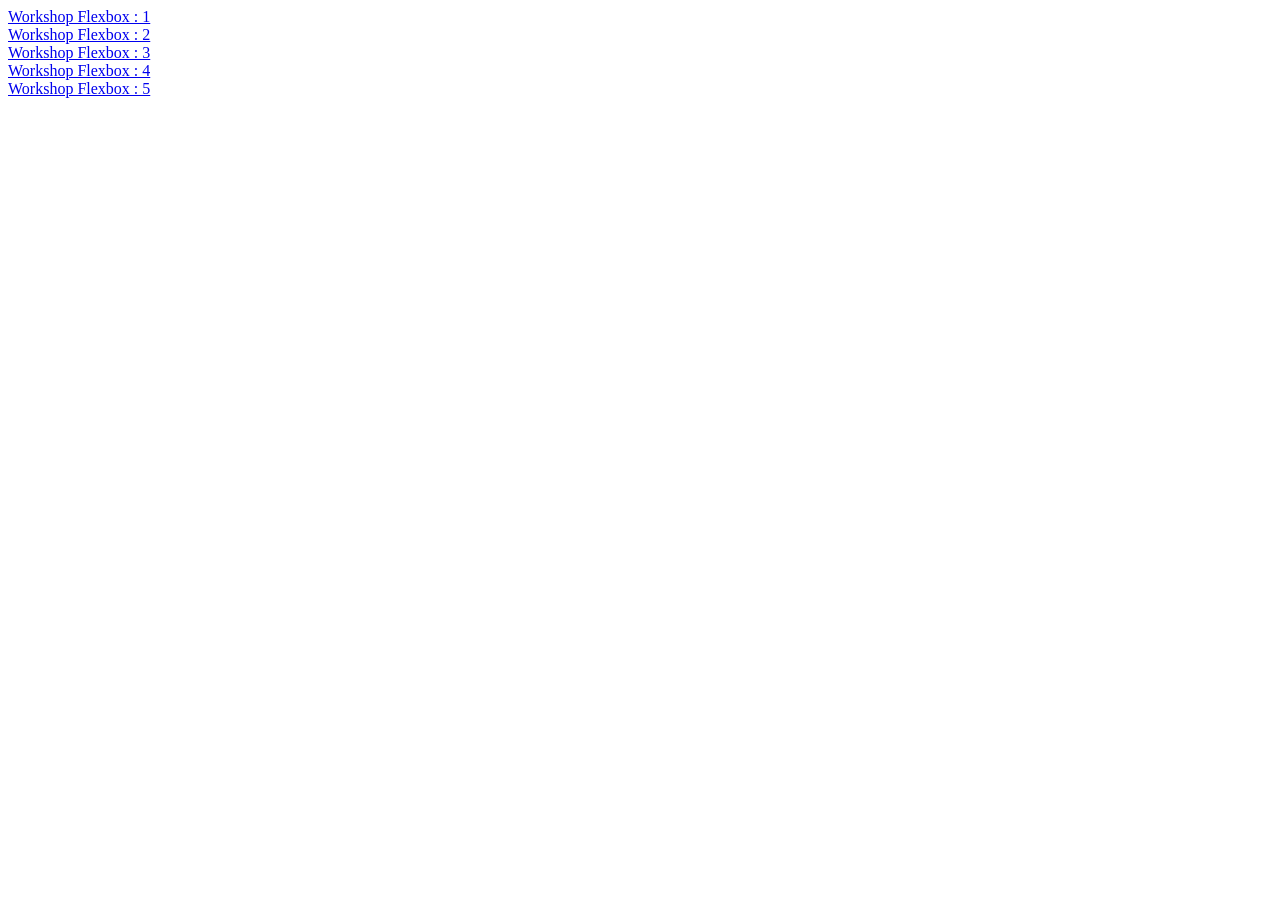
<file: index.html>
<!doctype html>
<html lang="en">
  <head>
    <meta charset="UTF-8" />
    <meta name="viewport" content="width=device-width, initial-scale=1.0" />
    <title>Flexbox</title>
  </head>
  <body>
    <a href="workshop01.html" target="_blank">Workshop Flexbox : 1</a>
    <br \ />
    <a href="workshop02.html" target="_blank">Workshop Flexbox : 2</a>
    <br \ />
    <a href="workshop03.html" target="_blank">Workshop Flexbox : 3</a>
    <br \ />
    <a href="workshop04.html" target="_blank">Workshop Flexbox : 4</a>
    <br \ />
    <a href="workshop05.html" target="_blank">Workshop Flexbox : 5</a>
  </body>
</html>
</file>
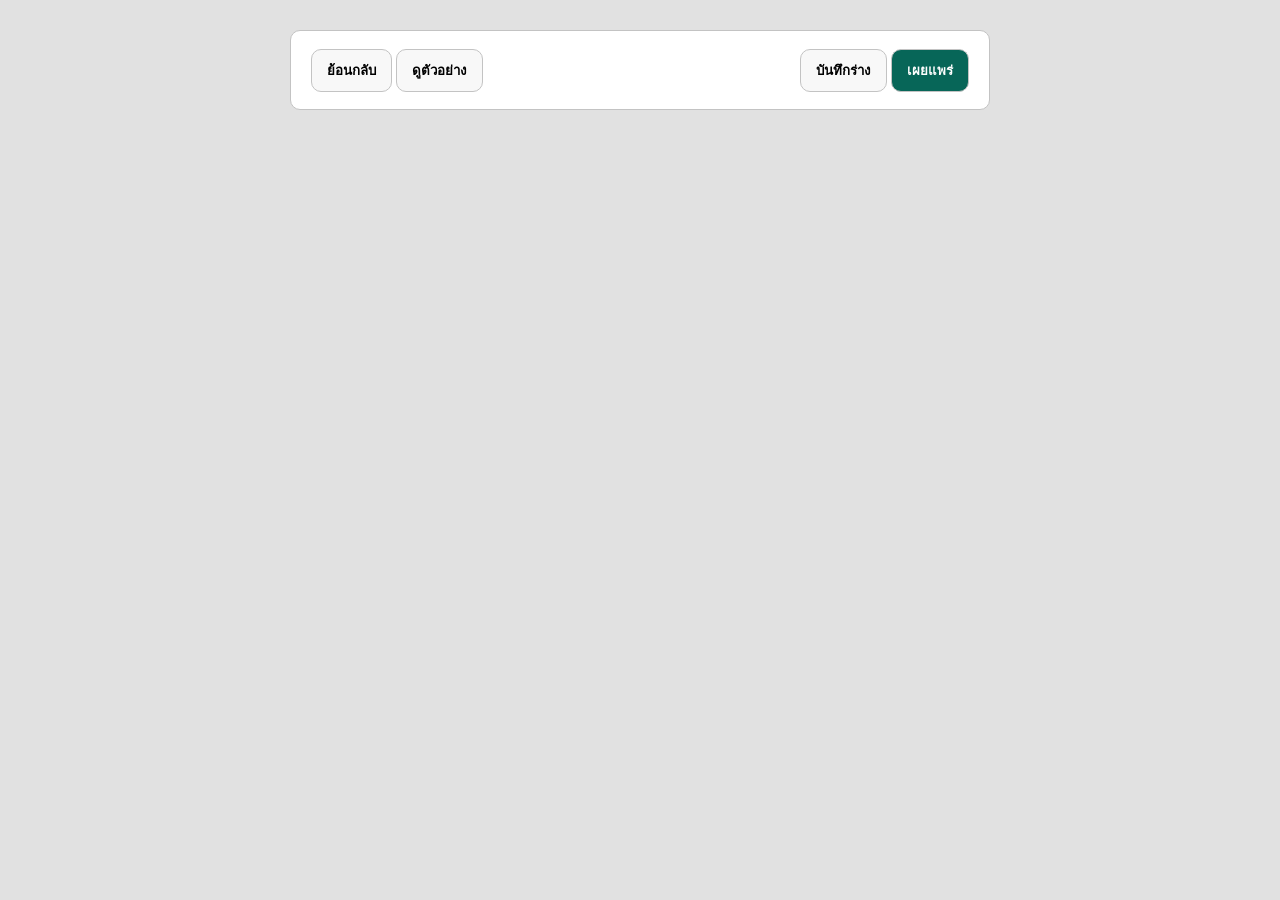
<file: workshop02.html>
<!doctype html>
<html lang="en">
  <head>
    <meta charset="UTF-8" />
    <meta name="viewport" content="width=device-width, initial-scale=1.0" />
    <title>Flexbox : 2</title>
    <link rel="stylesheet" href="workshop02.css" />
  </head>
  <body>
    <div class="panel">
      <div class="action-bar">
        <div class="action-group">
          <button>ย้อนกลับ</button>
          <button>ดูตัวอย่าง</button>
        </div>
        <div class="action-group">
          <button class="secondary">บันทึกร่าง</button>
          <button class="primary">เผยแพร่</button>
        </div>
      </div>
    </div>
  </body>
</html>
</file>
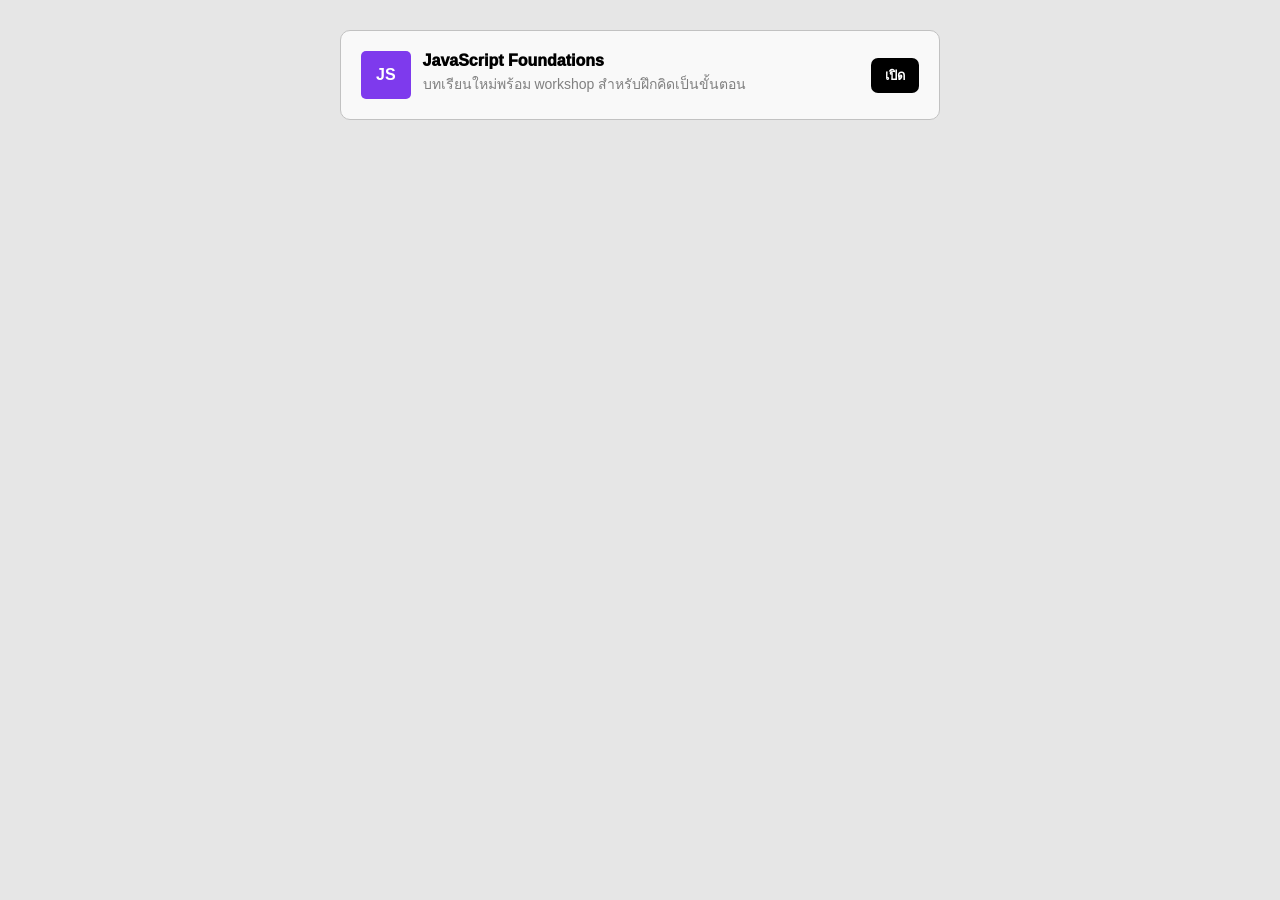
<file: workshop03.html>
<!doctype html>
<html lang="en">
  <head>
    <meta charset="UTF-8" />
    <meta name="viewport" content="width=device-width, initial-scale=1.0" />
    <title>Flexbox : 3</title>
    <link rel="stylesheet" href="workshop03.css" />
  </head>
  <body>
    <div class="media">
      <div class="java">
        <div class="icon">JS</div>
        <div class="info">
          <p class="name">JavaScript Foundations</p>
          <p class="detail">
            บทเรียนใหม่พร้อม workshop สำหรับฝึกคิดเป็นขั้นตอน
          </p>
        </div>
      </div>
      <div class="open">เปิด</div>
    </div>
  </body>
</html>
</file>
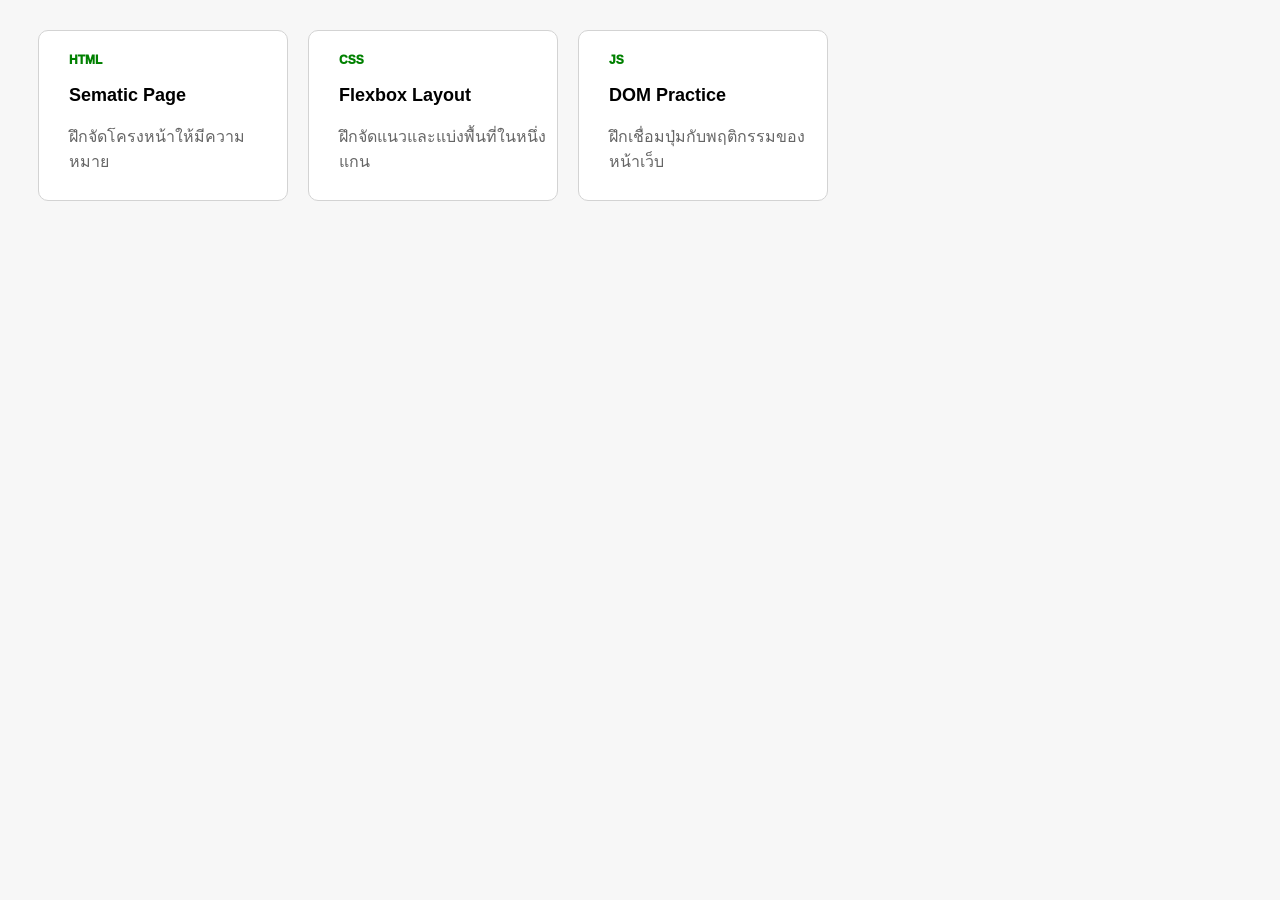
<file: workshop04.html>
<!doctype html>
<html lang="en">
  <head>
    <meta charset="UTF-8" />
    <meta name="viewport" content="width=device-width, initial-scale=1.0" />
    <title>Flexbox : 4</title>
    <link rel="stylesheet" href="workshop04.css" />
  </head>
  <body>
    <div class="card-list">
      <div class="card">
        <p class="subject">HTML</p>
        <p class="header">Sematic Page</p>
        <p class="detail">ฝึกจัดโครงหน้าให้มีความหมาย</p>
      </div>
      <div class="card">
        <p class="subject">CSS</p>
        <p class="header">Flexbox Layout</p>
        <p class="detail">ฝึกจัดแนวและแบ่งพื้นที่ในหนึ่งแกน</p>
      </div>
      <div class="card">
        <p class="subject">JS</p>
        <p class="header">DOM Practice</p>
        <p class="detail">ฝึกเชื่อมปุ่มกับพฤติกรรมของหน้าเว็บ</p>
      </div>
    </div>
  </body>
</html>
</file>
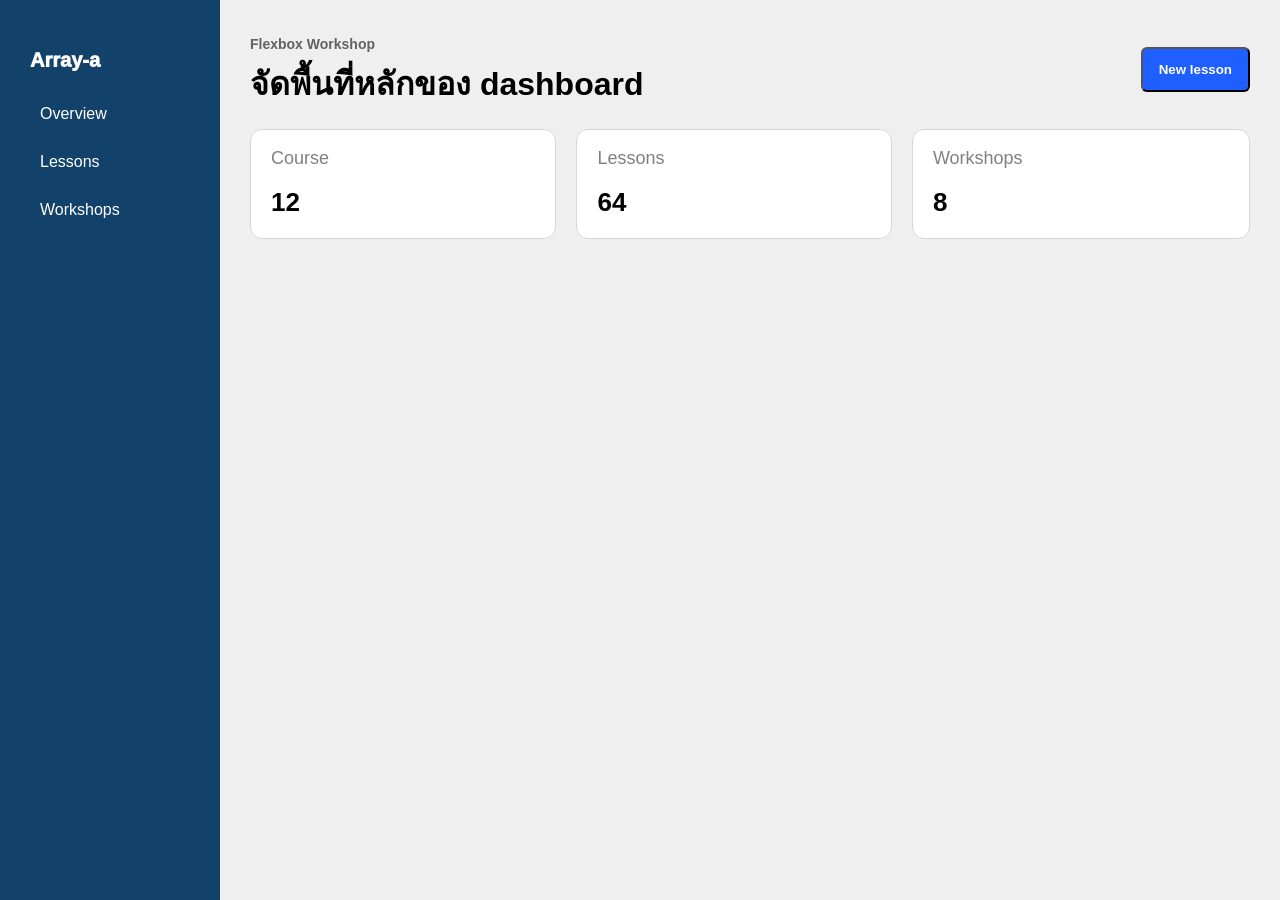
<file: workshop05.html>
<!doctype html>
<html lang="en">
  <head>
    <meta charset="UTF-8" />
    <meta name="viewport" content="width=device-width, initial-scale=1.0" />
    <title>Flexbox : 5</title>
    <link rel="stylesheet" href="workshop05.css" />
  </head>
  <body>
    <div class="dashboard">
      <div class="sidebar">
        <p class="logo">Array-a</p>
        <a href="#">Overview</a>
        <a href="#">Lessons</a>
        <a href="#">Workshops</a>
      </div>

      <div class="main">
        <div class="top">
          <div>
            <p class="name">Flexbox Workshop</p>
            <h1>จัดพื้นที่หลักของ dashboard</h1>
          </div>
          <button>New lesson</button>
        </div>
        <div class="info">
          <div class="card">
            <p class="type">Course</p>
            <p class="count">12</p>
          </div>
          <div class="card">
            <p class="type">Lessons</p>
            <p class="count">64</p>
          </div>
          <div class="card">
            <p class="type">Workshops</p>
            <p class="count">8</p>
          </div>
        </div>
      </div>
    </div>
  </body>
</html>
</file>
<file: workshop02.css>
* {
    box-sizing: border-box;
    margin: 0;
    padding: 0;
}

body {
    background-color: rgb(225, 225, 225);
}

.action-bar {
    display: flex;
    justify-content: space-between;
    margin: 30px auto;
    padding: 20px;
    background-color: white;
    width: 700px;
    height: 80px;
    align-items: center;
    border-radius: 10px;
    border: 1px solid rgb(195, 195, 195);
    gap: 16px;

}

button {
    background-color: rgb(248, 248, 248);
    font-weight: 700;
    padding: 10px 15px;
    border-radius: 10px;
    border: 1px solid rgb(195, 195, 195);
}

.primary {
    background-color: rgb(7, 102, 88);
    color: white;
}
</file>
<file: workshop03.css>
* {
    box-sizing: border-box;
    margin: 0;
    padding: 0;
    font-family: sans-serif;
}

body {
    background-color: rgb(230, 230, 230);
}

.media {
    display: flex;
    align-items: center;
    border: 1px solid rgb(194, 194, 194);
    width: 600px;
    margin: 30px auto;
    padding: 20px;
    border-radius: 10px;
    background-color: rgb(249, 249, 249);
    justify-content: space-between;
}
.java {
    display: flex;
    align-items: center;
}
.icon {
    color: white;
    background-color: rgb(126, 58, 237);
    border-radius: 5px;
    padding: 15px;
    font-weight: 700;
    margin-right: 12px;
}

.open {
    color: white;
    background-color: rgb(0, 0, 0);
    font-size: 13px;
    font-weight: 700;
    padding: 7px 14px;
    border-radius: 7px;
}

.name {
    font-weight: 1000;
}

.detail {
    color: grey;
    font-size: 14px;
    line-height: 2;
}
</file>
<file: workshop04.css>
* {
    box-sizing: border-box;
    font-family: sans-serif;
}
body {
    background-color: #f7f7f7
}

.card-list {
    display: flex;
    margin: 20px;
    flex-wrap: wrap;
}

.card {
    border: 1px solid rgb(211, 211, 211);
    border-radius: 10px;
    margin: 10px;
    background-color: white;
    width: 250px;
    padding: 10px;
}

.subject {
    font-size: 12px;
    font-weight: 1000;
    color: green;
    margin-left: 20px;
}

.header {
    margin-left: 20px;
    font-weight: 700;
    font-size: 18px;
}

.detail {
    margin-left: 20px;
    color: rgb(101, 101, 101);
}
</file>
<file: workshop05.css>
*{
    box-sizing: border-box;
    margin: 0;
    padding: 0;
    font-family: sans-serif;
}

.dashboard {
    display: flex;

}

.sidebar {
    display: flex;
    flex-direction: column;
    flex-basis: 220px;
    flex-grow: 0;
    padding: 30px;
    background-color: rgb(18, 66, 105);
    line-height: 3;
    height: 100dvh;
}

.logo {
    color: white;
    font-size: 20px;
    font-weight: 1000;
}

a {
    text-decoration: none;
    color: white;
    padding: 0 10px;
    
}

a:hover {
    background: rgba(255, 255, 255, 0.12);
    border-radius: 12px;
}

.main {
    flex-grow: 1;
    padding: 30px;
    background-color: rgb(240, 239, 239);
}

.top {
    display: flex;
    justify-content: space-between;
    align-items: center;
}

.name {
    font-size: 14px;
    font-weight: 800;
    color: rgb(98, 98, 98);
    line-height: 2;
}

button {
  padding: 10px 16px;
  color: #ffffff;
  background: #1f5eff;
  border-radius: 6px;
  font-weight: 700;
  height: 45px;

}

.info {
    display: flex;
    gap: 20px;
    margin-top: 20px;
}

.card {
    border: 1px solid rgb(215, 215, 215);
    border-radius: 12px;
    background-color: white;
    line-height: 2;
    padding: 10px 20px;
    flex-grow: 1;

}

.type {
    font-size: 18px;
    color: grey;
}

.count {
    font-size: 26px;
    font-weight: 700;
}
</file>
